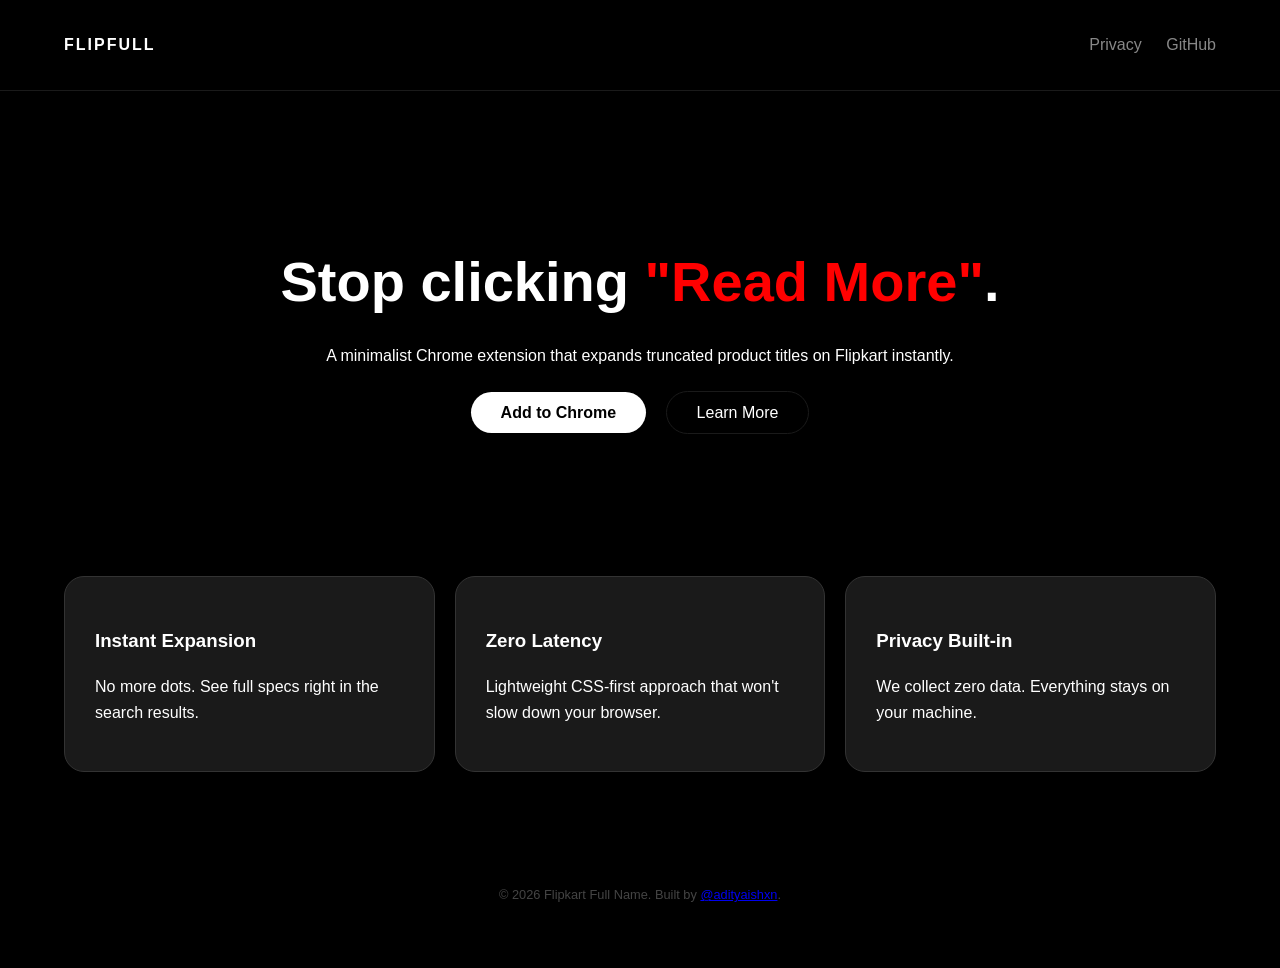
<file: index.html>
<!DOCTYPE html>
<html lang="en">
<head>
    <meta charset="UTF-8">
    <meta name="viewport" content="width=device-width, initial-scale=1.0">
    <title>Flipkart Full Name | Reveal the Truth</title>
    <link rel="stylesheet" href="style.css">
</head>
<body>
    <nav>
        <div class="logo">FLIPFULL</div>
        <div class="links">
            <a href="privacy.html">Privacy</a>
            <a href="https://github.com/YOUR_USERNAME" target="_blank">GitHub</a>
        </div>
    </nav>

    <main>
        <section class="hero">
            <h1>Stop clicking <span class="accent">"Read More"</span>.</h1>
            <p>A minimalist Chrome extension that expands truncated product titles on Flipkart instantly.</p>
            <div class="cta-group">
                <a href="YOUR_CHROME_STORE_URL" class="btn-primary">Add to Chrome</a>
                <a href="https://docs.google.com/document/d/1YAOBLLH9vZdkJNYqQcsKT9eaFjL8uENCZp4zIkihgwY/edit?usp=sharing" target="_blank" rel="noopener noreferrer" class="btn-secondary">Learn More</a>
            </div>
        </section>

        <section id="features" class="features">
            <div class="feature-card">
                <h3>Instant Expansion</h3>
                <p>No more dots. See full specs right in the search results.</p>
            </div>
            <div class="feature-card">
                <h3>Zero Latency</h3>
                <p>Lightweight CSS-first approach that won't slow down your browser.</p>
            </div>
            <div class="feature-card">
                <h3>Privacy Built-in</h3>
                <p>We collect zero data. Everything stays on your machine.</p>
            </div>
        </section>
    </main>

    <footer>
        <p>&copy; 2026 Flipkart Full Name. Built by <a href="https://x.com/adityaishxn" target="_blank" rel="noopener noreferrer">@adityaishxn</a>.</p>
    </footer>
</body>
</html>
</file>
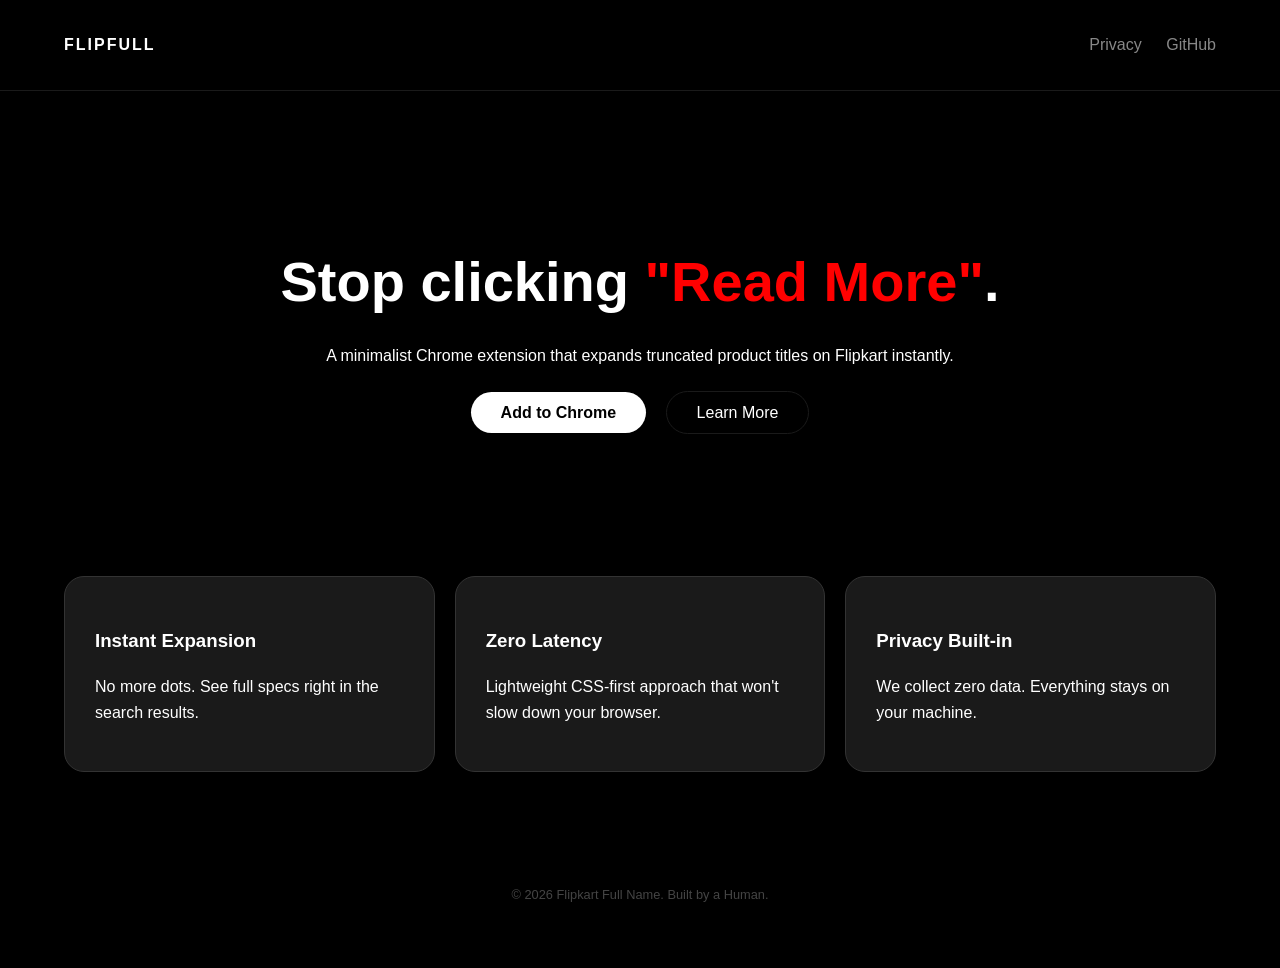
<file: src/index.html>
<!DOCTYPE html>
<html lang="en">
<head>
    <meta charset="UTF-8">
    <meta name="viewport" content="width=device-width, initial-scale=1.0">
    <title>Flipkart Full Name | Reveal the Truth</title>
    <link rel="stylesheet" href="style.css">
</head>
<body>
    <nav>
        <div class="logo">FLIPFULL</div>
        <div class="links">
            <a href="privacy.html">Privacy</a>
            <a href="https://github.com/YOUR_USERNAME" target="_blank">GitHub</a>
        </div>
    </nav>

    <main>
        <section class="hero">
            <h1>Stop clicking <span class="accent">"Read More"</span>.</h1>
            <p>A minimalist Chrome extension that expands truncated product titles on Flipkart instantly.</p>
            <div class="cta-group">
                <a href="YOUR_CHROME_STORE_URL" class="btn-primary">Add to Chrome</a>
                <a href="#features" class="btn-secondary">Learn More</a>
            </div>
        </section>

        <section id="features" class="features">
            <div class="feature-card">
                <h3>Instant Expansion</h3>
                <p>No more dots. See full specs right in the search results.</p>
            </div>
            <div class="feature-card">
                <h3>Zero Latency</h3>
                <p>Lightweight CSS-first approach that won't slow down your browser.</p>
            </div>
            <div class="feature-card">
                <h3>Privacy Built-in</h3>
                <p>We collect zero data. Everything stays on your machine.</p>
            </div>
        </section>
    </main>

    <footer>
        <p>&copy; 2026 Flipkart Full Name. Built by a Human.</p>
    </footer>
</body>
</html>
</file>
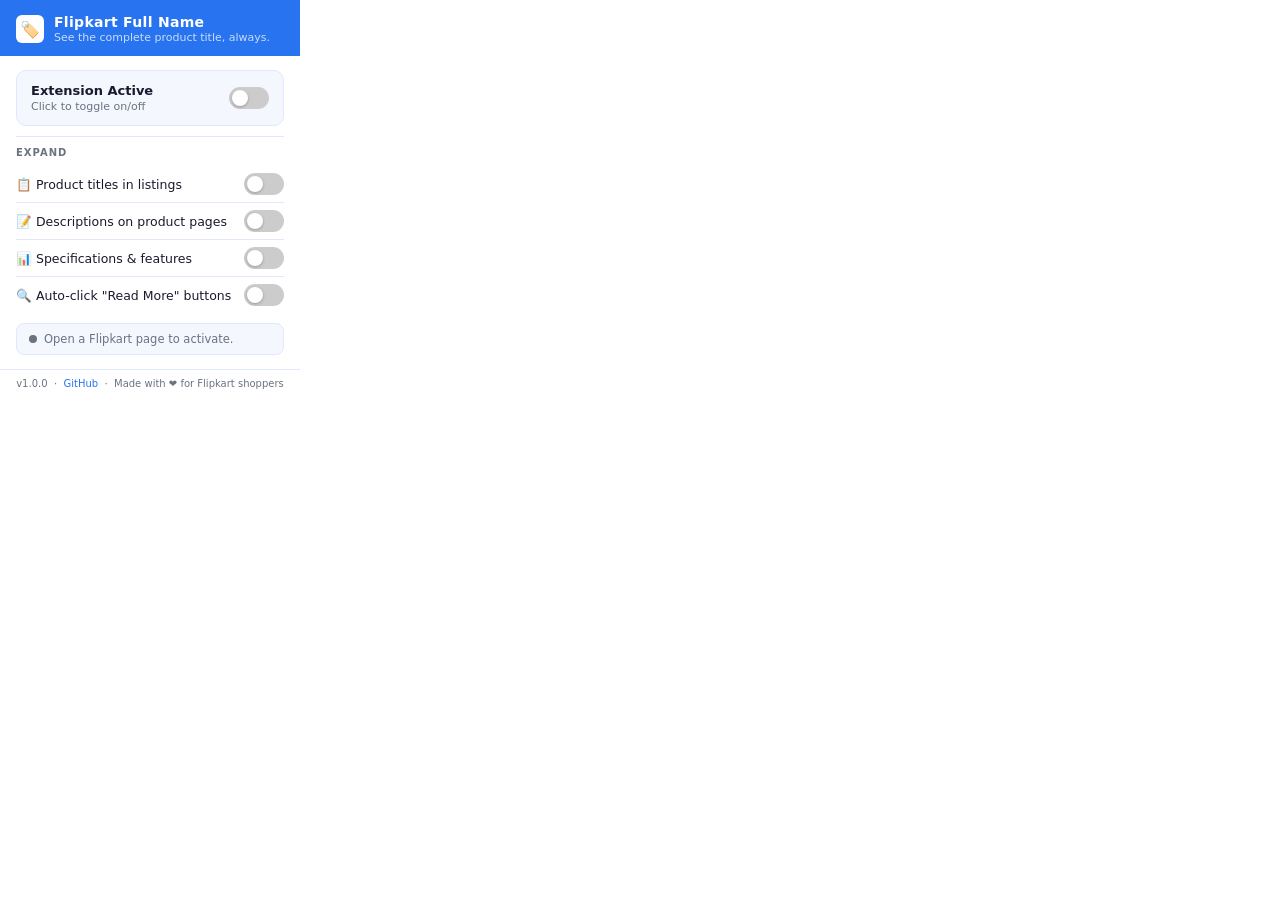
<file: src/popup.html>
<!DOCTYPE html>
<html lang="en">
<head>
  <meta charset="UTF-8" />
  <meta name="viewport" content="width=device-width, initial-scale=1.0" />
  <title>Flipkart Full Name</title>
  <style>
    /* ── Reset ── */
    *, *::before, *::after { box-sizing: border-box; margin: 0; padding: 0; }

    /* ── Theme ── */
    :root {
      --brand:    #2874f0;
      --brand-dk: #1a5bbf;
      --accent:   #fb641b;
      --bg:       #ffffff;
      --surface:  #f5f7ff;
      --border:   #e0e7ff;
      --text:     #1a1a2e;
      --muted:    #6b7280;
      --on:       #16a34a;
      --off:      #dc2626;
      --radius:   10px;
      --shadow:   0 4px 24px rgba(40,116,240,.13);
    }

    body {
      font-family: 'Segoe UI', system-ui, sans-serif;
      background: var(--bg);
      color: var(--text);
      width: 300px;
      min-height: 200px;
      padding: 0;
      overflow: hidden;
    }

    /* ── Header ── */
    header {
      background: var(--brand);
      padding: 14px 16px 12px;
      display: flex;
      align-items: center;
      gap: 10px;
    }
    .logo {
      width: 28px; height: 28px;
      background: white;
      border-radius: 6px;
      display: flex; align-items: center; justify-content: center;
      font-size: 16px;
      flex-shrink: 0;
    }
    .header-text h1 {
      font-size: 14px;
      font-weight: 700;
      color: white;
      letter-spacing: .3px;
    }
    .header-text p {
      font-size: 11px;
      color: rgba(255,255,255,.75);
      margin-top: 1px;
    }

    /* ── Main toggle ── */
    .main-toggle {
      margin: 14px 16px 10px;
      background: var(--surface);
      border: 1.5px solid var(--border);
      border-radius: var(--radius);
      padding: 12px 14px;
      display: flex;
      align-items: center;
      justify-content: space-between;
      cursor: pointer;
      transition: border-color .2s, box-shadow .2s;
    }
    .main-toggle:hover { border-color: var(--brand); box-shadow: var(--shadow); }

    .toggle-label { font-size: 13px; font-weight: 600; }
    .toggle-sub   { font-size: 11px; color: var(--muted); margin-top: 2px; }

    /* ── Toggle switch ── */
    .switch {
      position: relative;
      width: 40px; height: 22px;
      flex-shrink: 0;
    }
    .switch input { opacity: 0; width: 0; height: 0; }
    .slider {
      position: absolute; inset: 0;
      background: #ccc;
      border-radius: 22px;
      cursor: pointer;
      transition: background .25s;
    }
    .slider::before {
      content: '';
      position: absolute;
      width: 16px; height: 16px;
      left: 3px; top: 3px;
      background: white;
      border-radius: 50%;
      transition: transform .25s;
      box-shadow: 0 1px 3px rgba(0,0,0,.25);
    }
    input:checked + .slider { background: var(--brand); }
    input:checked + .slider::before { transform: translateX(18px); }

    /* ── Divider ── */
    .divider {
      height: 1px;
      background: var(--border);
      margin: 2px 16px 10px;
    }

    /* ── Options ── */
    .options { padding: 0 16px; }
    .options-title {
      font-size: 10px;
      font-weight: 700;
      text-transform: uppercase;
      letter-spacing: 1px;
      color: var(--muted);
      margin-bottom: 8px;
    }
    .option-row {
      display: flex;
      align-items: center;
      justify-content: space-between;
      padding: 7px 0;
      border-bottom: 1px solid var(--border);
    }
    .option-row:last-child { border-bottom: none; }
    .option-label { font-size: 12.5px; color: var(--text); }

    /* ── Status bar ── */
    .status-bar {
      margin: 10px 16px 14px;
      background: var(--surface);
      border: 1.5px solid var(--border);
      border-radius: 8px;
      padding: 8px 12px;
      display: flex;
      align-items: center;
      gap: 7px;
    }
    .status-dot {
      width: 8px; height: 8px;
      border-radius: 50%;
      background: var(--muted);
      flex-shrink: 0;
      transition: background .3s;
    }
    .status-dot.active  { background: var(--on); }
    .status-dot.inactive { background: var(--off); }
    .status-text { font-size: 11.5px; color: var(--muted); }
    .status-count { font-weight: 700; color: var(--text); }

    /* ── Footer ── */
    footer {
      text-align: center;
      padding: 8px;
      font-size: 10px;
      color: var(--muted);
      border-top: 1px solid var(--border);
    }
    footer a { color: var(--brand); text-decoration: none; }
    footer a:hover { text-decoration: underline; }
  </style>
</head>
<body>

  <!-- Header -->
  <header>
    <div class="logo">🏷️</div>
    <div class="header-text">
      <h1>Flipkart Full Name</h1>
      <p>See the complete product title, always.</p>
    </div>
  </header>

  <!-- Master On/Off -->
  <div class="main-toggle" id="mainToggleRow">
    <div>
      <div class="toggle-label" id="statusLabel">Extension Active</div>
      <div class="toggle-sub">Click to toggle on/off</div>
    </div>
    <label class="switch" onclick="event.stopPropagation()">
      <input type="checkbox" id="enabledToggle" />
      <span class="slider"></span>
    </label>
  </div>

  <div class="divider"></div>

  <!-- Sub-options -->
  <div class="options">
    <div class="options-title">Expand</div>

    <div class="option-row">
      <span class="option-label">📋 Product titles in listings</span>
      <label class="switch">
        <input type="checkbox" id="expandTitles" />
        <span class="slider"></span>
      </label>
    </div>

    <div class="option-row">
      <span class="option-label">📝 Descriptions on product pages</span>
      <label class="switch">
        <input type="checkbox" id="expandDescriptions" />
        <span class="slider"></span>
      </label>
    </div>

    <div class="option-row">
      <span class="option-label">📊 Specifications &amp; features</span>
      <label class="switch">
        <input type="checkbox" id="expandSpecifications" />
        <span class="slider"></span>
      </label>
    </div>

    <div class="option-row">
      <span class="option-label">🔍 Auto-click "Read More" buttons</span>
      <label class="switch">
        <input type="checkbox" id="autoClickReadMore" />
        <span class="slider"></span>
      </label>
    </div>
  </div>

  <!-- Status -->
  <div class="status-bar">
    <div class="status-dot" id="statusDot"></div>
    <div class="status-text">
      <span id="statusMsg">Open a Flipkart page to activate.</span>
    </div>
  </div>

  <!-- Footer -->
  <footer>
    v1.0.0 &nbsp;·&nbsp;
    <a href="https://github.com/yourusername/flipkart-full-name" target="_blank">GitHub</a>
    &nbsp;·&nbsp; Made with ❤️ for Flipkart shoppers
  </footer>

  <script src="popup.js"></script>
</body>
</html>
</file>
<file: style.css>
:root {
    --bg: #000000;
    --text: #ffffff;
    --accent: #ff0000; /* Nothing Red */
    --secondary: #1a1a1a;
}

body {
    margin: 0;
    font-family: 'Inter', -apple-system, sans-serif;
    background: var(--bg);
    color: var(--text);
    line-height: 1.6;
}

nav {
    display: flex;
    justify-content: space-between;
    padding: 2rem 5%;
    border-bottom: 1px solid var(--secondary);
}

.logo { font-weight: 800; letter-spacing: 2px; text-decoration: none; color: white; }
.links a { margin-left: 20px; text-decoration: none; color: #888; transition: 0.3s; }
.links a:hover { color: var(--text); }

.hero {
    padding: 100px 5%;
    text-align: center;
}

h1 { font-size: 3.5rem; margin-bottom: 1rem; }
.accent { color: var(--accent); }

.cta-group { margin-top: 2rem; }

.btn-primary {
    background: var(--text);
    color: var(--bg);
    padding: 12px 30px;
    text-decoration: none;
    border-radius: 50px;
    font-weight: bold;
    margin-right: 15px;
}

.btn-secondary {
    border: 1px solid var(--secondary);
    color: var(--text);
    padding: 12px 30px;
    text-decoration: none;
    border-radius: 50px;
}

.features {
    display: grid;
    grid-template-columns: repeat(auto-fit, minmax(250px, 1fr));
    gap: 20px;
    padding: 50px 5%;
}

.feature-card {
    background: var(--secondary);
    padding: 30px;
    border-radius: 20px;
    border: 1px solid #333;
}

.legal-content {
    max-width: 800px;
    margin: 50px auto;
    padding: 0 5%;
}

footer {
    text-align: center;
    padding: 50px;
    color: #444;
    font-size: 0.8rem;
}
</file>
<file: src/style.css>
:root {
    --bg: #000000;
    --text: #ffffff;
    --accent: #ff0000; /* Nothing Red */
    --secondary: #1a1a1a;
}

body {
    margin: 0;
    font-family: 'Inter', -apple-system, sans-serif;
    background: var(--bg);
    color: var(--text);
    line-height: 1.6;
}

nav {
    display: flex;
    justify-content: space-between;
    padding: 2rem 5%;
    border-bottom: 1px solid var(--secondary);
}

.logo { font-weight: 800; letter-spacing: 2px; text-decoration: none; color: white; }
.links a { margin-left: 20px; text-decoration: none; color: #888; transition: 0.3s; }
.links a:hover { color: var(--text); }

.hero {
    padding: 100px 5%;
    text-align: center;
}

h1 { font-size: 3.5rem; margin-bottom: 1rem; }
.accent { color: var(--accent); }

.cta-group { margin-top: 2rem; }

.btn-primary {
    background: var(--text);
    color: var(--bg);
    padding: 12px 30px;
    text-decoration: none;
    border-radius: 50px;
    font-weight: bold;
    margin-right: 15px;
}

.btn-secondary {
    border: 1px solid var(--secondary);
    color: var(--text);
    padding: 12px 30px;
    text-decoration: none;
    border-radius: 50px;
}

.features {
    display: grid;
    grid-template-columns: repeat(auto-fit, minmax(250px, 1fr));
    gap: 20px;
    padding: 50px 5%;
}

.feature-card {
    background: var(--secondary);
    padding: 30px;
    border-radius: 20px;
    border: 1px solid #333;
}

.legal-content {
    max-width: 800px;
    margin: 50px auto;
    padding: 0 5%;
}

footer {
    text-align: center;
    padding: 50px;
    color: #444;
    font-size: 0.8rem;
}
</file>
